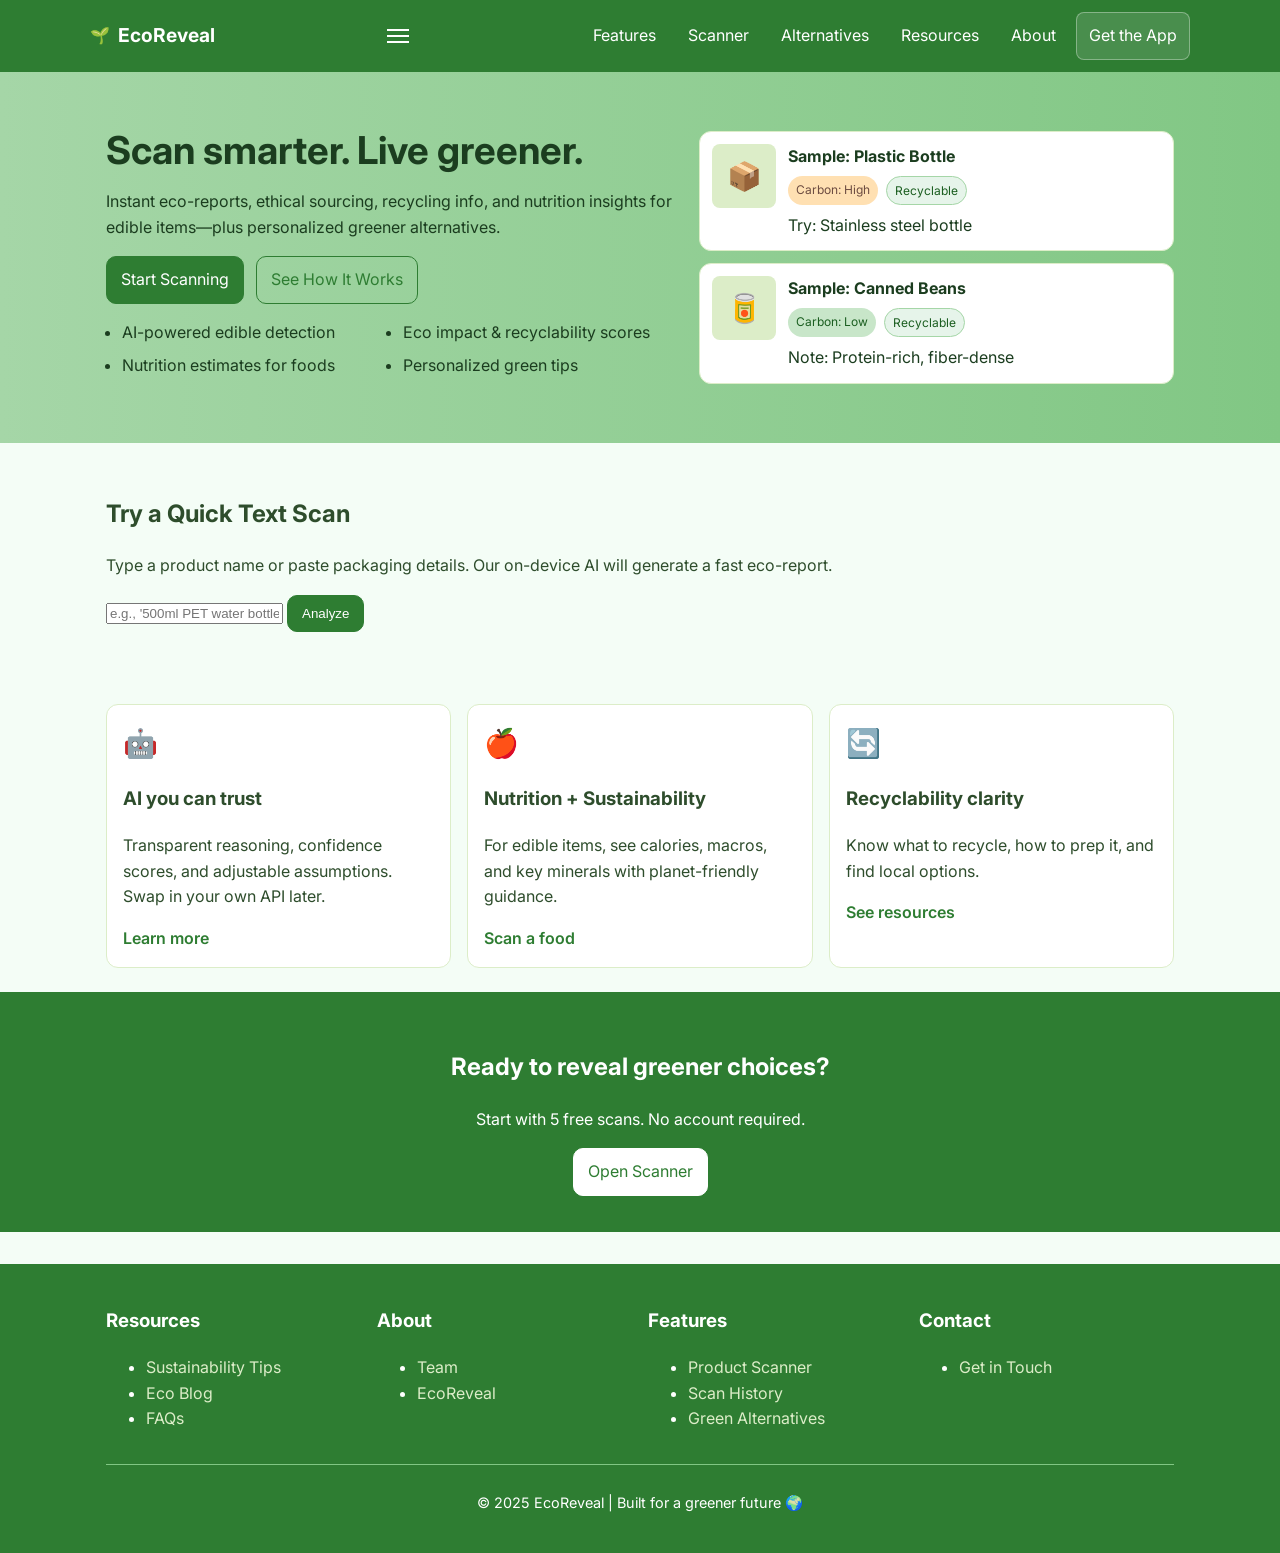
<file: index.html>
<!DOCTYPE html>
<html lang="en">
<head>
  <meta charset="UTF-8" />
  <meta name="viewport" content="width=device-width, initial-scale=1.0"/>
  <title>EcoReveal - Your Pocket Sustainability Advisor</title>
  <link rel="preconnect" href="https://fonts.googleapis.com">
  <link rel="preconnect" href="https://fonts.gstatic.com" crossorigin>
  <link href="https://fonts.googleapis.com/css2?family=Inter:wght@400;600;700&display=swap" rel="stylesheet">
  <link rel="stylesheet" href="styles/main.css"/>
  <meta name="description" content="Scan any product to reveal environmental impact, nutrition details, and eco-friendly alternatives—all in one app."/>
</head>
<body>
  <a class="skip-link" href="#main">Skip to content</a>

  <header class="site-header">
    <div class="container header-inner">
      <div class="brand">
        <a class="brand-link" href="index.html" aria-label="EcoReveal Home">
          <span class="brand-logo" aria-hidden="true">🌱</span>
          <span class="brand-name">EcoReveal</span>
        </a>
      </div>
      <button class="nav-toggle" aria-label="Toggle navigation" aria-expanded="false">
        <span class="nav-toggle-bar"></span>
        <span class="nav-toggle-bar"></span>
        <span class="nav-toggle-bar"></span>
      </button>
      <nav class="site-nav" aria-label="Primary">
        <ul>
          <li><a href="features.html">Features</a></li>
          <li><a href="product-scanner.html">Scanner</a></li>
          <li><a href="green-alternatives.html">Alternatives</a></li>
          <li><a href="resources.html">Resources</a></li>
          <li><a href="about.html">About</a></li>
          <li class="cta"><a href="contact.html">Get the App</a></li>
        </ul>
      </nav>
    </div>
  </header>

  <main id="main">
    <section class="hero">
      <div class="container hero-inner">
        <div class="hero-copy">
          <h1>Scan smarter. Live greener.</h1>
          <p>Instant eco-reports, ethical sourcing, recycling info, and nutrition insights for edible items—plus personalized greener alternatives.</p>
          <div class="hero-actions">
            <a class="btn primary" href="product-scanner.html">Start Scanning</a>
            <a class="btn ghost" href="features.html">See How It Works</a>
          </div>
          <ul class="hero-highlights">
            <li>AI-powered edible detection</li>
            <li>Eco impact & recyclability scores</li>
            <li>Nutrition estimates for foods</li>
            <li>Personalized green tips</li>
          </ul>
        </div>
        <div class="hero-card" aria-hidden="true">
          <div class="scan-card">
            <div class="scan-thumb">
              <div class="scan-placeholder">📦</div>
            </div>
            <div class="scan-meta">
              <div class="scan-title">Sample: Plastic Bottle</div>
              <div class="scan-badges">
                <span class="badge warn">Carbon: High</span>
                <span class="badge ok">Recyclable</span>
              </div>
              <div class="scan-insight">Try: Stainless steel bottle</div>
            </div>
          </div>
          <div class="scan-card">
            <div class="scan-thumb">
              <div class="scan-placeholder">🥫</div>
            </div>
            <div class="scan-meta">
              <div class="scan-title">Sample: Canned Beans</div>
              <div class="scan-badges">
                <span class="badge good">Carbon: Low</span>
                <span class="badge ok">Recyclable</span>
              </div>
              <div class="scan-insight">Note: Protein-rich, fiber-dense</div>
            </div>
          </div>
        </div>
      </div>
    </section>

    <section class="quick-scan">
      <div class="container">
        <h2>Try a Quick Text Scan</h2>
        <p>Type a product name or paste packaging details. Our on-device AI will generate a fast eco-report.</p>
        <form class="quick-scan-form" id="quickScanForm" novalidate>
          <label for="quickInput" class="sr-only">Product name or description</label>
          <input id="quickInput" name="q" type="text" placeholder="e.g., '500ml PET water bottle' or 'oat milk carton'"/>
          <button type="submit" class="btn primary">Analyze</button>
        </form>

        <div id="quickScanResult" class="result-card" aria-live="polite"></div>
      </div>
    </section>

    <section class="features-preview">
      <div class="container grid-3">
        <div class="feature-tile">
          <div class="tile-icon">🤖</div>
          <h3>AI you can trust</h3>
          <p>Transparent reasoning, confidence scores, and adjustable assumptions. Swap in your own API later.</p>
          <a href="features.html" class="tile-link">Learn more</a>
        </div>
        <div class="feature-tile">
          <div class="tile-icon">🍎</div>
          <h3>Nutrition + Sustainability</h3>
          <p>For edible items, see calories, macros, and key minerals with planet-friendly guidance.</p>
          <a href="product-scanner.html" class="tile-link">Scan a food</a>
        </div>
        <div class="feature-tile">
          <div class="tile-icon">🔄</div>
          <h3>Recyclability clarity</h3>
          <p>Know what to recycle, how to prep it, and find local options.</p>
          <a href="resources.html" class="tile-link">See resources</a>
        </div>
      </div>
    </section>

    <section class="cta-band">
      <div class="container cta-inner">
        <h2>Ready to reveal greener choices?</h2>
        <p>Start with 5 free scans. No account required.</p>
        <a class="btn inverse" href="product-scanner.html">Open Scanner</a>
      </div>
    </section>
  </main>

  <footer class="site-footer">
    <div class="container footer-grid">
      <div>
        <h3>Resources</h3>
        <ul>
          <li><a href="sustainability-tips.html">Sustainability Tips</a></li>
          <li><a href="eco-blog.html">Eco Blog</a></li>
          <li><a href="faqs.html">FAQs</a></li>
        </ul>
      </div>
      <div>
        <h3>About</h3>
        <ul>
          <li><a href="team.html">Team</a></li>
          <li><a href="about.html">EcoReveal</a></li>
        </ul>
      </div>
      <div>
        <h3>Features</h3>
        <ul>
          <li><a href="product-scanner.html">Product Scanner</a></li>
          <li><a href="scan-history.html">Scan History</a></li>
          <li><a href="green-alternatives.html">Green Alternatives</a></li>
        </ul>
      </div>
      <div>
        <h3>Contact</h3>
        <ul>
          <li><a href="contact.html">Get in Touch</a></li>
        </ul>
      </div>
      <div class="footer-bottom">
        <p>&copy; 2025 EcoReveal | Built for a greener future 🌍</p>
      </div>
    </div>
  </footer>

  <script src="scripts/ai.js"></script>
  <script src="scripts/app.js"></script>
</body>
</html>
</file>
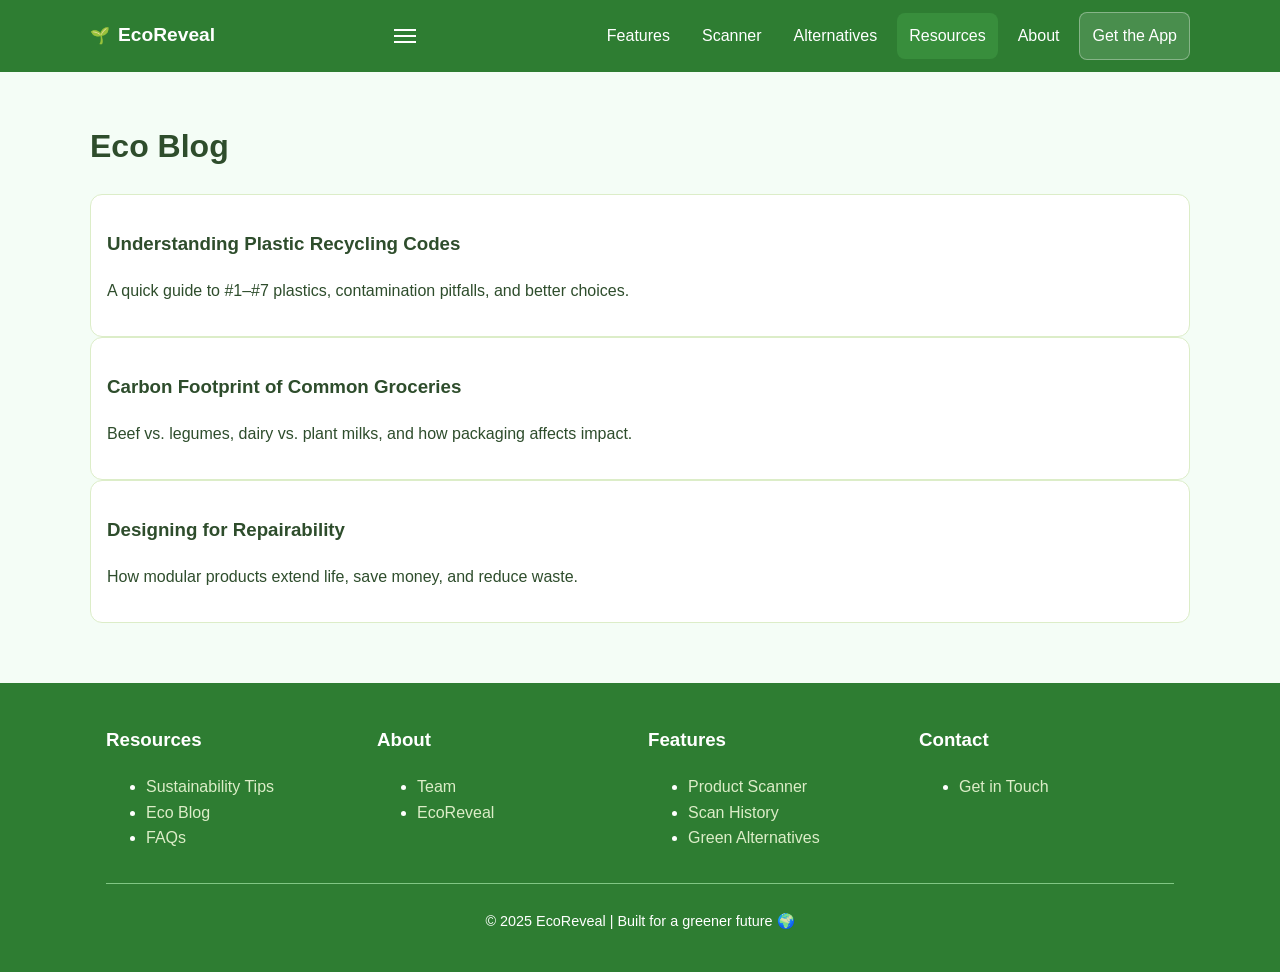
<file: eco-blog.html>
<!DOCTYPE html>
<html lang="en">
<head>
  <meta charset="UTF-8"/>
  <meta name="viewport" content="width=device-width, initial-scale=1.0"/>
  <title>Eco Blog - EcoReveal</title>
  <link rel="stylesheet" href="styles/main.css"/>
</head>
<body>
  <header class="site-header">
    <div class="container header-inner">
      <div class="brand">
        <a class="brand-link" href="index.html"><span class="brand-logo">🌱</span><span class="brand-name">EcoReveal</span></a>
      </div>
      <button class="nav-toggle" aria-label="Toggle navigation" aria-expanded="false">
        <span class="nav-toggle-bar"></span><span class="nav-toggle-bar"></span><span class="nav-toggle-bar"></span>
      </button>
      <nav class="site-nav" aria-label="Primary">
        <ul>
          <li><a href="features.html">Features</a></li>
          <li><a href="product-scanner.html">Scanner</a></li>
          <li><a href="green-alternatives.html">Alternatives</a></li>
          <li class="active"><a href="resources.html">Resources</a></li>
          <li><a href="about.html">About</a></li>
          <li class="cta"><a href="contact.html">Get the App</a></li>
        </ul>
      </nav>
    </div>
  </header>

  <main class="page container">
    <h1>Eco Blog</h1>
    <div class="blog-list">
      <article class="card">
        <h3>Understanding Plastic Recycling Codes</h3>
        <p>A quick guide to #1–#7 plastics, contamination pitfalls, and better choices.</p>
      </article>
      <article class="card">
        <h3>Carbon Footprint of Common Groceries</h3>
        <p>Beef vs. legumes, dairy vs. plant milks, and how packaging affects impact.</p>
      </article>
      <article class="card">
        <h3>Designing for Repairability</h3>
        <p>How modular products extend life, save money, and reduce waste.</p>
      </article>
    </div>
  </main>

  <footer class="site-footer">
    <div class="container footer-grid">
      <div>
        <h3>Resources</h3>
        <ul>
          <li><a href="sustainability-tips.html">Sustainability Tips</a></li>
          <li><a href="eco-blog.html">Eco Blog</a></li>
          <li><a href="faqs.html">FAQs</a></li>
        </ul>
      </div>
      <div>
        <h3>About</h3>
        <ul>
          <li><a href="team.html">Team</a></li>
          <li><a href="about.html">EcoReveal</a></li>
        </ul>
      </div>
      <div>
        <h3>Features</h3>
        <ul>
          <li><a href="product-scanner.html">Product Scanner</a></li>
          <li><a href="scan-history.html">Scan History</a></li>
          <li><a href="green-alternatives.html">Green Alternatives</a></li>
        </ul>
      </div>
      <div>
        <h3>Contact</h3>
        <ul>
          <li><a href="contact.html">Get in Touch</a></li>
        </ul>
      </div>
      <div class="footer-bottom">
        <p>&copy; 2025 EcoReveal | Built for a greener future 🌍</p>
      </div>
    </div>
  </footer>

  <script src="scripts/ai.js"></script>
  <script src="scripts/app.js"></script>
</body>
</html>
</file>
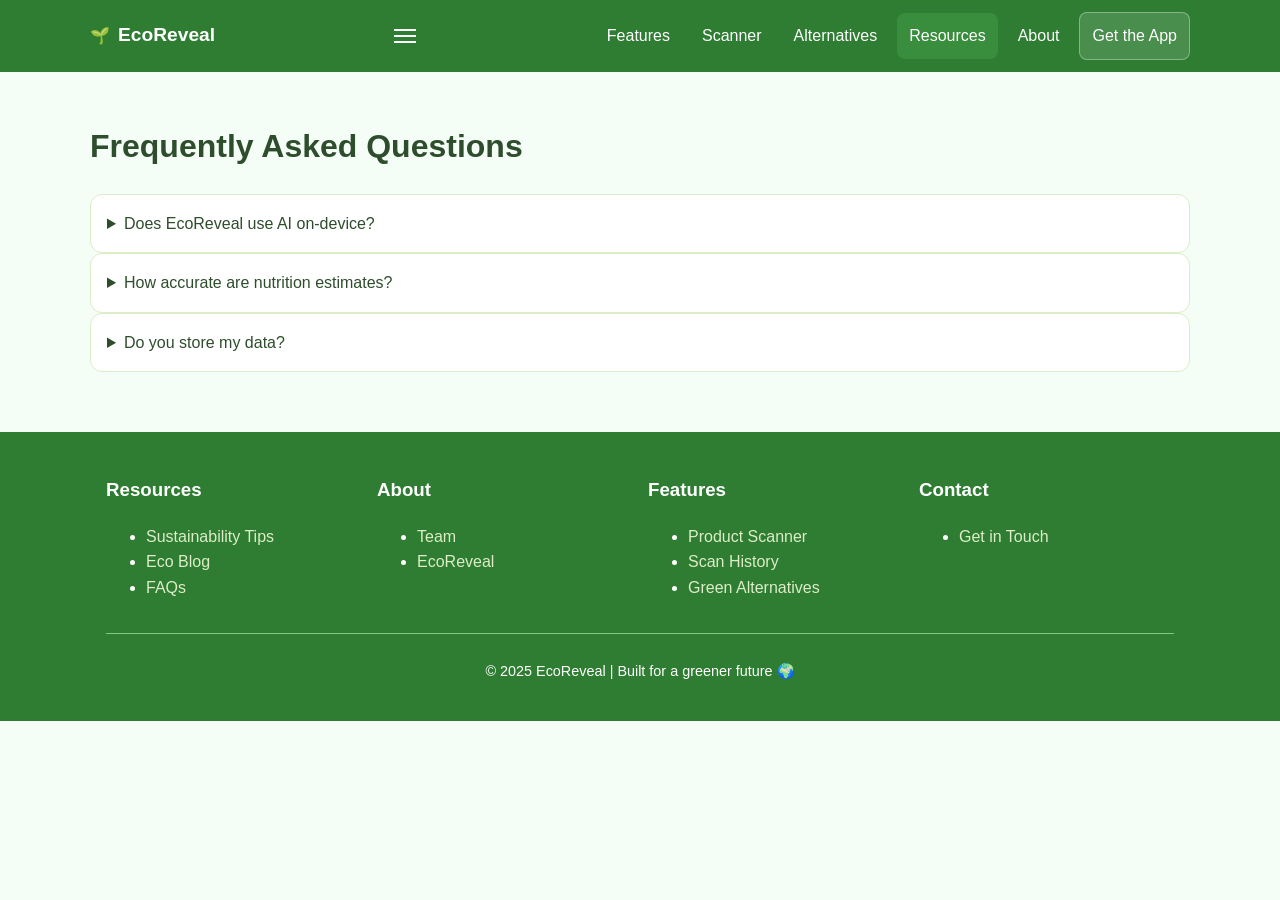
<file: faqs.html>
<!DOCTYPE html>
<html lang="en">
<head>
  <meta charset="UTF-8"/>
  <meta name="viewport" content="width=device-width, initial-scale=1.0"/>
  <title>FAQs - EcoReveal</title>
  <link rel="stylesheet" href="styles/main.css"/>
</head>
<body>
  <header class="site-header">
    <div class="container header-inner">
      <div class="brand">
        <a class="brand-link" href="index.html"><span class="brand-logo">🌱</span><span class="brand-name">EcoReveal</span></a>
      </div>
      <button class="nav-toggle" aria-label="Toggle navigation" aria-expanded="false">
        <span class="nav-toggle-bar"></span><span class="nav-toggle-bar"></span><span class="nav-toggle-bar"></span>
      </button>
      <nav class="site-nav" aria-label="Primary">
        <ul>
          <li><a href="features.html">Features</a></li>
          <li><a href="product-scanner.html">Scanner</a></li>
          <li><a href="green-alternatives.html">Alternatives</a></li>
          <li class="active"><a href="resources.html">Resources</a></li>
          <li><a href="about.html">About</a></li>
          <li class="cta"><a href="contact.html">Get the App</a></li>
        </ul>
      </nav>
    </div>
  </header>

  <main class="page container">
    <h1>Frequently Asked Questions</h1>
    <details class="card">
      <summary>Does EcoReveal use AI on-device?</summary>
      <p>Yes. This demo uses a client-side model simulation. You can plug in a cloud API later.</p>
    </details>
    <details class="card">
      <summary>How accurate are nutrition estimates?</summary>
      <p>They are heuristic approximations. Always verify labels for medical or dietary needs.</p>
    </details>
    <details class="card">
      <summary>Do you store my data?</summary>
      <p>Scans are saved locally to your browser. You can export or clear them anytime.</p>
    </details>
  </main>

  <footer class="site-footer">
    <div class="container footer-grid">
      <div>
        <h3>Resources</h3>
        <ul>
          <li><a href="sustainability-tips.html">Sustainability Tips</a></li>
          <li><a href="eco-blog.html">Eco Blog</a></li>
          <li><a href="faqs.html">FAQs</a></li>
        </ul>
      </div>
      <div>
        <h3>About</h3>
        <ul>
          <li><a href="team.html">Team</a></li>
          <li><a href="about.html">EcoReveal</a></li>
        </ul>
      </div>
      <div>
        <h3>Features</h3>
        <ul>
          <li><a href="product-scanner.html">Product Scanner</a></li>
          <li><a href="scan-history.html">Scan History</a></li>
          <li><a href="green-alternatives.html">Green Alternatives</a></li>
        </ul>
      </div>
      <div>
        <h3>Contact</h3>
        <ul>
          <li><a href="contact.html">Get in Touch</a></li>
        </ul>
      </div>
      <div class="footer-bottom">
        <p>&copy; 2025 EcoReveal | Built for a greener future 🌍</p>
      </div>
    </div>
  </footer>

  <script src="scripts/ai.js"></script>
  <script src="scripts/app.js"></script>
</body>
</html>
</file>
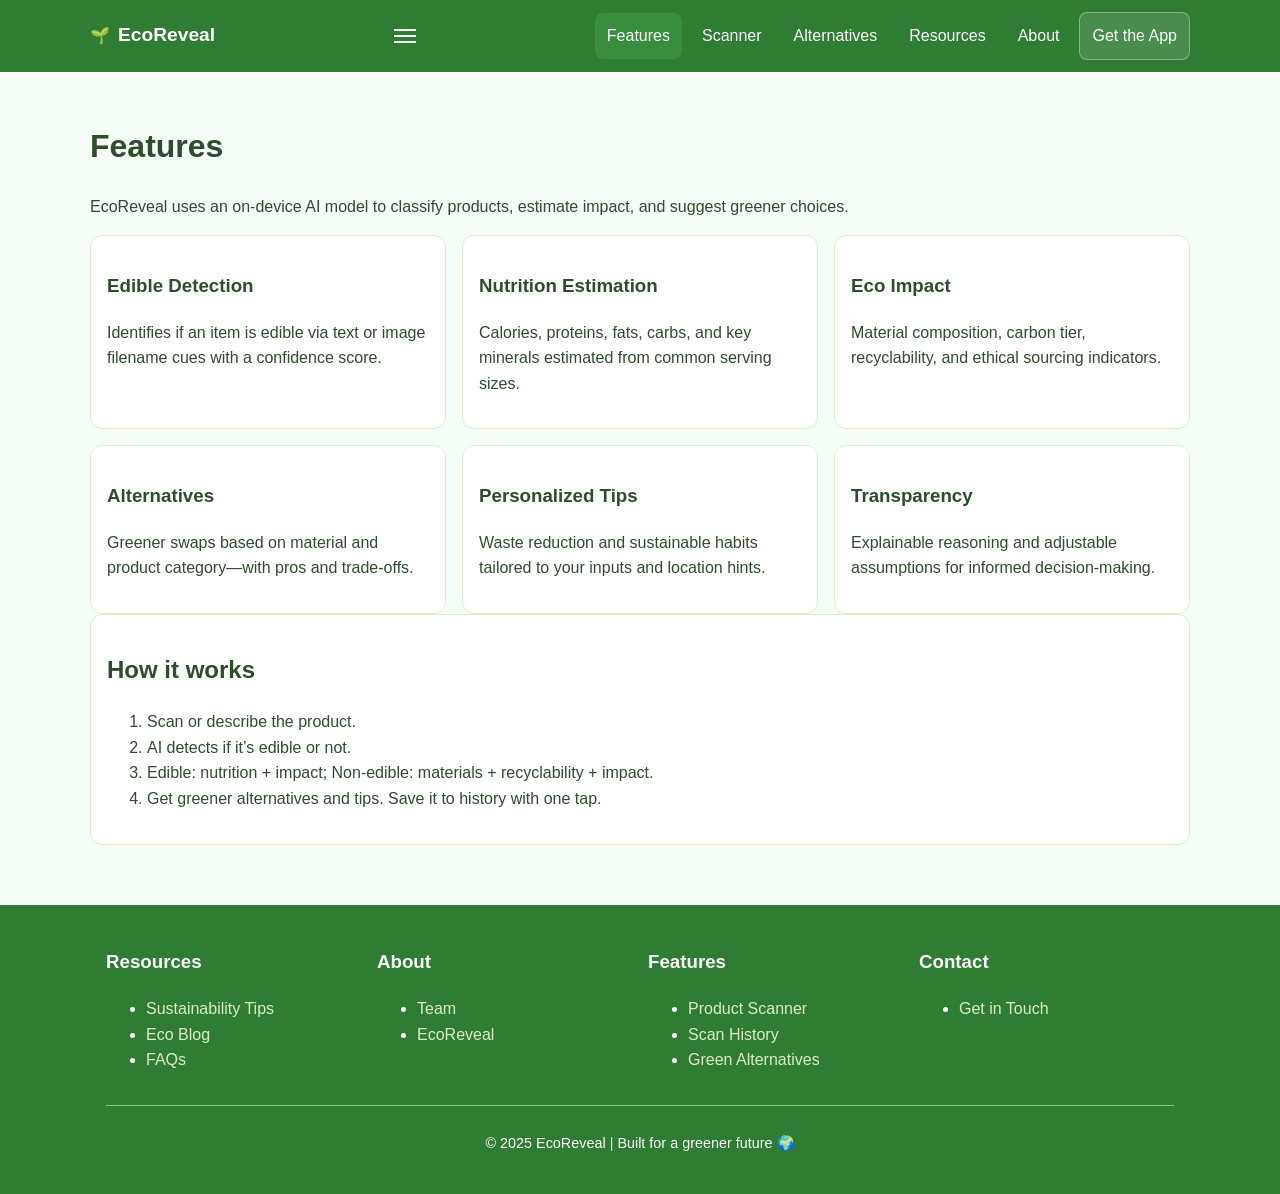
<file: features.html>
<!DOCTYPE html>
<html lang="en">
<head>
  <meta charset="UTF-8"/>
  <meta name="viewport" content="width=device-width, initial-scale=1.0"/>
  <title>Features - EcoReveal</title>
  <link rel="stylesheet" href="styles/main.css"/>
</head>
<body>
  <header class="site-header">
    <div class="container header-inner">
      <div class="brand">
        <a class="brand-link" href="index.html"><span class="brand-logo">🌱</span><span class="brand-name">EcoReveal</span></a>
      </div>
      <button class="nav-toggle" aria-label="Toggle navigation" aria-expanded="false">
        <span class="nav-toggle-bar"></span><span class="nav-toggle-bar"></span><span class="nav-toggle-bar"></span>
      </button>
      <nav class="site-nav" aria-label="Primary">
        <ul>
          <li class="active"><a href="features.html">Features</a></li>
          <li><a href="product-scanner.html">Scanner</a></li>
          <li><a href="green-alternatives.html">Alternatives</a></li>
          <li><a href="resources.html">Resources</a></li>
          <li><a href="about.html">About</a></li>
          <li class="cta"><a href="contact.html">Get the App</a></li>
        </ul>
      </nav>
    </div>
  </header>

  <main class="page container">
    <h1>Features</h1>
    <p>EcoReveal uses an on-device AI model to classify products, estimate impact, and suggest greener choices.</p>

    <div class="grid-3 feature-cards">
      <article class="card">
        <h3>Edible Detection</h3>
        <p>Identifies if an item is edible via text or image filename cues with a confidence score.</p>
      </article>
      <article class="card">
        <h3>Nutrition Estimation</h3>
        <p>Calories, proteins, fats, carbs, and key minerals estimated from common serving sizes.</p>
      </article>
      <article class="card">
        <h3>Eco Impact</h3>
        <p>Material composition, carbon tier, recyclability, and ethical sourcing indicators.</p>
      </article>
      <article class="card">
        <h3>Alternatives</h3>
        <p>Greener swaps based on material and product category—with pros and trade-offs.</p>
      </article>
      <article class="card">
        <h3>Personalized Tips</h3>
        <p>Waste reduction and sustainable habits tailored to your inputs and location hints.</p>
      </article>
      <article class="card">
        <h3>Transparency</h3>
        <p>Explainable reasoning and adjustable assumptions for informed decision-making.</p>
      </article>
    </div>

    <section class="card">
      <h2>How it works</h2>
      <ol>
        <li>Scan or describe the product.</li>
        <li>AI detects if it’s edible or not.</li>
        <li>Edible: nutrition + impact; Non-edible: materials + recyclability + impact.</li>
        <li>Get greener alternatives and tips. Save it to history with one tap.</li>
      </ol>
    </section>
  </main>

  <footer class="site-footer">
    <div class="container footer-grid">
      <div>
        <h3>Resources</h3>
        <ul>
          <li><a href="sustainability-tips.html">Sustainability Tips</a></li>
          <li><a href="eco-blog.html">Eco Blog</a></li>
          <li><a href="faqs.html">FAQs</a></li>
        </ul>
      </div>
      <div>
        <h3>About</h3>
        <ul>
          <li><a href="team.html">Team</a></li>
          <li><a href="about.html">EcoReveal</a></li>
        </ul>
      </div>
      <div>
        <h3>Features</h3>
        <ul>
          <li><a href="product-scanner.html">Product Scanner</a></li>
          <li><a href="scan-history.html">Scan History</a></li>
          <li><a href="green-alternatives.html">Green Alternatives</a></li>
        </ul>
      </div>
      <div>
        <h3>Contact</h3>
        <ul>
          <li><a href="contact.html">Get in Touch</a></li>
        </ul>
      </div>
      <div class="footer-bottom">
        <p>&copy; 2025 EcoReveal | Built for a greener future 🌍</p>
      </div>
    </div>
  </footer>

  <script src="scripts/ai.js"></script>
  <script src="scripts/app.js"></script>
</body>
</html>
</file>
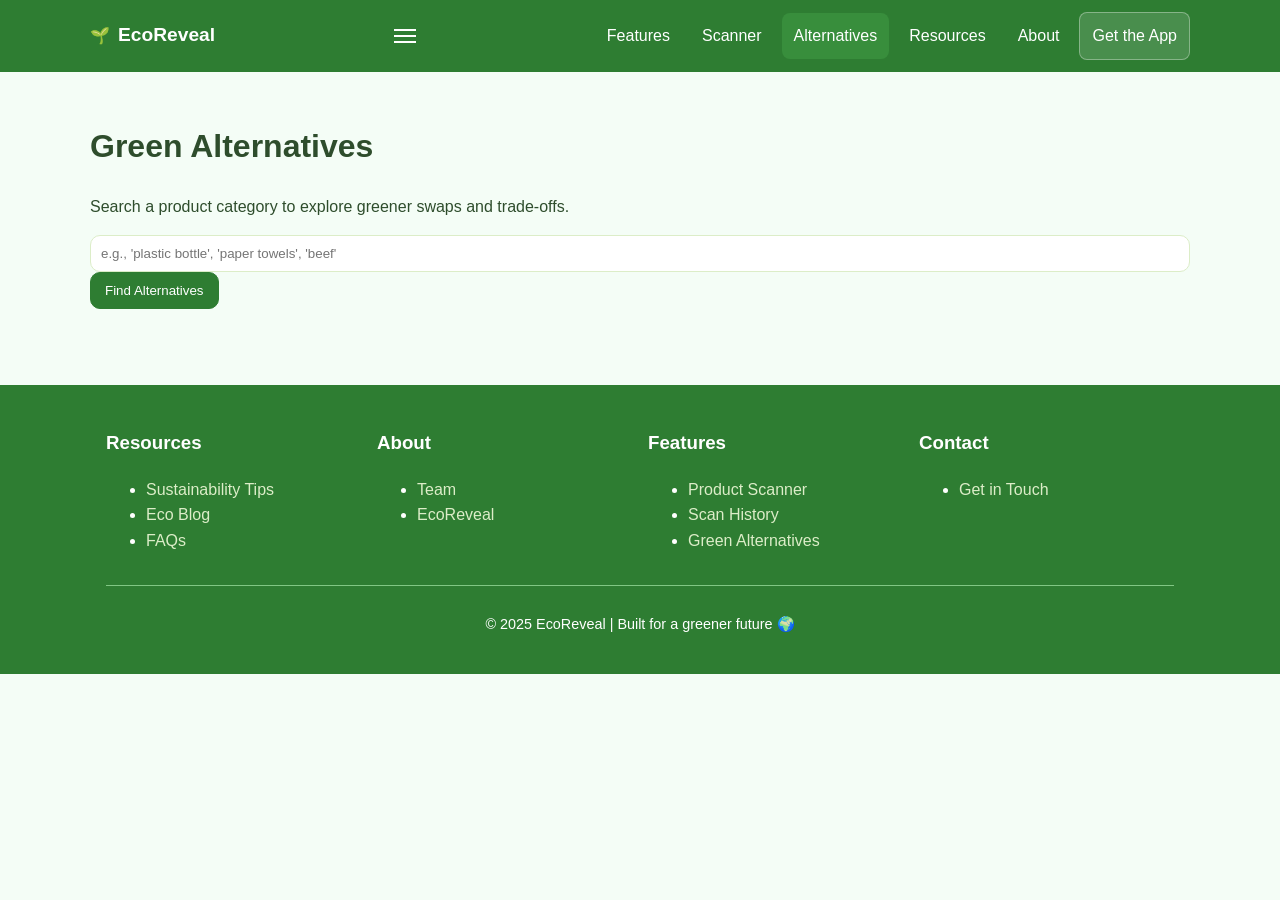
<file: green-alternatives.html>
<!DOCTYPE html>
<html lang="en">
<head>
  <meta charset="UTF-8"/>
  <meta name="viewport" content="width=device-width, initial-scale=1.0"/>
  <title>Green Alternatives - EcoReveal</title>
  <link rel="stylesheet" href="styles/main.css"/>
</head>
<body>
  <header class="site-header">
    <div class="container header-inner">
      <div class="brand">
        <a class="brand-link" href="index.html"><span class="brand-logo">🌱</span><span class="brand-name">EcoReveal</span></a>
      </div>
      <button class="nav-toggle" aria-label="Toggle navigation" aria-expanded="false">
        <span class="nav-toggle-bar"></span><span class="nav-toggle-bar"></span><span class="nav-toggle-bar"></span>
      </button>
      <nav class="site-nav" aria-label="Primary">
        <ul>
          <li><a href="features.html">Features</a></li>
          <li><a href="product-scanner.html">Scanner</a></li>
          <li class="active"><a href="green-alternatives.html">Alternatives</a></li>
          <li><a href="resources.html">Resources</a></li>
          <li><a href="about.html">About</a></li>
          <li class="cta"><a href="contact.html">Get the App</a></li>
        </ul>
      </nav>
    </div>
  </header>

  <main class="page container">
    <h1>Green Alternatives</h1>
    <p>Search a product category to explore greener swaps and trade-offs.</p>

    <form id="altForm" class="scan-form" novalidate>
      <input type="text" id="altInput" placeholder="e.g., 'plastic bottle', 'paper towels', 'beef'"/>
      <button type="submit" class="btn primary">Find Alternatives</button>
    </form>

    <div id="altOutput" class="result-card" aria-live="polite"></div>
  </main>

  <footer class="site-footer">
    <div class="container footer-grid">
      <div>
        <h3>Resources</h3>
        <ul>
          <li><a href="sustainability-tips.html">Sustainability Tips</a></li>
          <li><a href="eco-blog.html">Eco Blog</a></li>
          <li><a href="faqs.html">FAQs</a></li>
        </ul>
      </div>
      <div>
        <h3>About</h3>
        <ul>
          <li><a href="team.html">Team</a></li>
          <li><a href="about.html">EcoReveal</a></li>
        </ul>
      </div>
      <div>
        <h3>Features</h3>
        <ul>
          <li><a href="product-scanner.html">Product Scanner</a></li>
          <li><a href="scan-history.html">Scan History</a></li>
          <li><a href="green-alternatives.html">Green Alternatives</a></li>
        </ul>
      </div>
      <div>
        <h3>Contact</h3>
        <ul>
          <li><a href="contact.html">Get in Touch</a></li>
        </ul>
      </div>
      <div class="footer-bottom">
        <p>&copy; 2025 EcoReveal | Built for a greener future 🌍</p>
      </div>
    </div>
  </footer>

  <script src="scripts/ai.js"></script>
  <script src="scripts/app.js"></script>
</body>
</html>
</file>
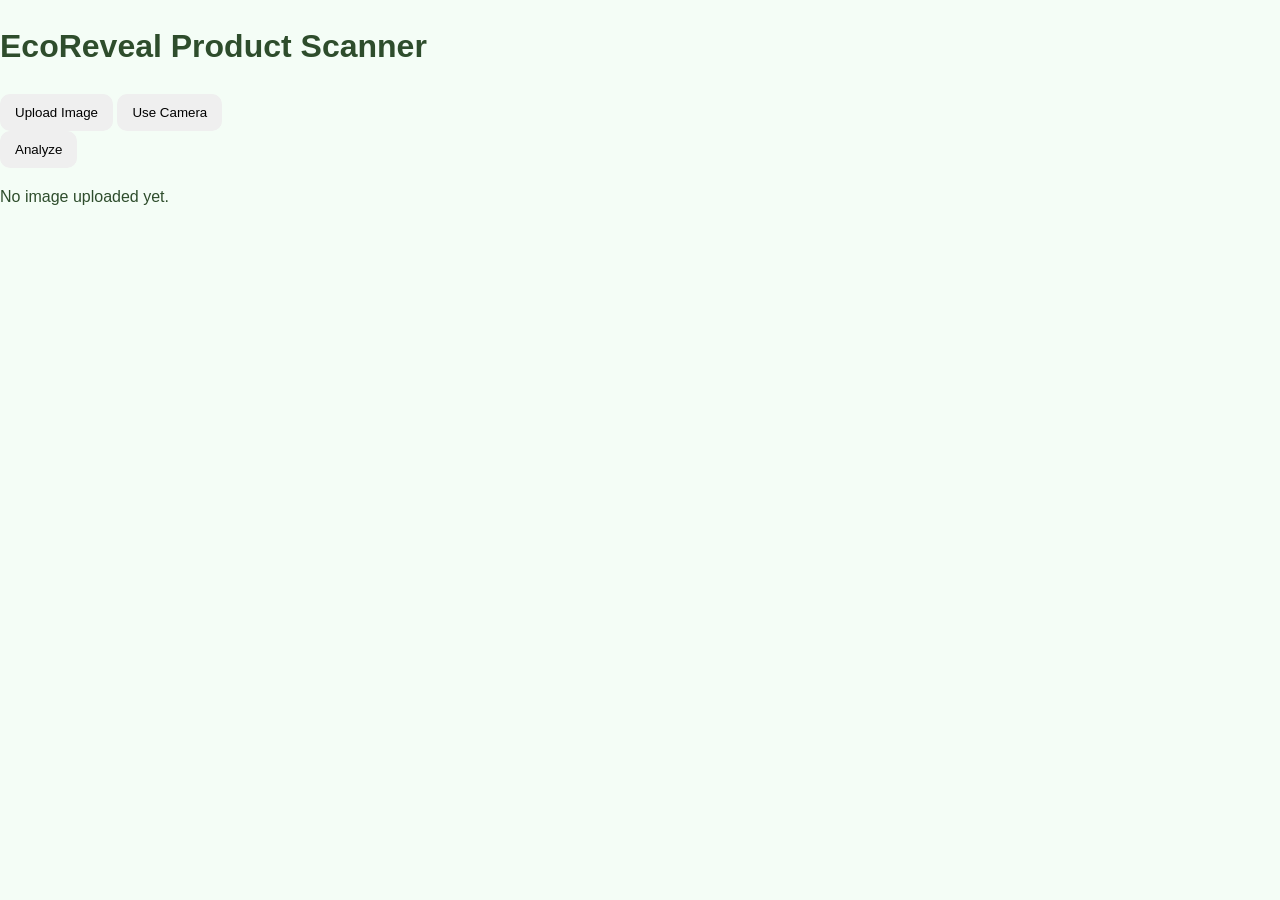
<file: product-scanner.html>
<!DOCTYPE html>
<html lang="en">
  <head>
    <meta charset="UTF-8"/>
    <meta name="viewport" content="width=device-width, initial-scale=1.0"/>
    <title>EcoReveal - Product Scanner</title>
    <link rel="stylesheet" href="styles/main.css"/>
  </head>
  
  <body>
    <h1>EcoReveal Product Scanner</h1>

    <div class="scanner-container">
      <input type="file" id="uploadInput" accept="image/*" style="display: none" />
      <button id="uploadBtn" class="btn">Upload Image</button>
      <button id="cameraBtn" class="btn">Use Camera</button>
      <video id="cameraStream" autoplay playsinline style="display: none"></video>
      <canvas id="cameraCanvas" style="display: none"></canvas>
    </div>

    <button id="analyzeImageBtn" class="btn">Analyze</button>
    <p id="scanResult">No image uploaded yet.</p>

    <script src="scripts/ai.js"></script>
    <script>
      const uploadBtn = document.getElementById("uploadBtn");
      const cameraBtn = document.getElementById("cameraBtn");
      const uploadInput = document.getElementById("uploadInput");
      const cameraStream = document.getElementById("cameraStream");
      const cameraCanvas = document.getElementById("cameraCanvas");
      const analyzeImageBtn = document.getElementById("analyzeImageBtn");
      const scanResult = document.getElementById("scanResult");

      let currentImage = null;

      // Upload flow
      uploadBtn.addEventListener("click", () => uploadInput.click());
      uploadInput.addEventListener("change", (e) => {
        const file = e.target.files[0];
        if (file) {
          const reader = new FileReader();
          reader.onload = () => {
            currentImage = reader.result;
            scanResult.textContent = "Image uploaded. Ready to analyze.";
          };
          reader.readAsDataURL(file);
        }
      });

      // Camera flow
      cameraBtn.addEventListener("click", async () => {
        if (navigator.mediaDevices && navigator.mediaDevices.getUserMedia) {
          const stream = await navigator.mediaDevices.getUserMedia({ video: true });
          cameraStream.srcObject = stream;
          cameraStream.style.display = "block";
        } else {
          alert("Camera not supported on this device.");
        }
      });

      analyzeImageBtn.addEventListener("click", async () => {
        if (cameraStream.style.display === "block") {
          // Capture from camera
          const ctx = cameraCanvas.getContext("2d");
          cameraCanvas.width = cameraStream.videoWidth;
          cameraCanvas.height = cameraStream.videoHeight;
          ctx.drawImage(cameraStream, 0, 0);
          currentImage = cameraCanvas.toDataURL("image/jpeg");
        }

        if (!currentImage) {
          scanResult.textContent = "Please upload or capture an image first.";
          return;
        }

        scanResult.textContent = "Analyzing...";
        const explanation = await EcoAI.explain(currentImage, "image");
        scanResult.textContent = explanation;
      });
    </script>
  </body>
</html>
</file>
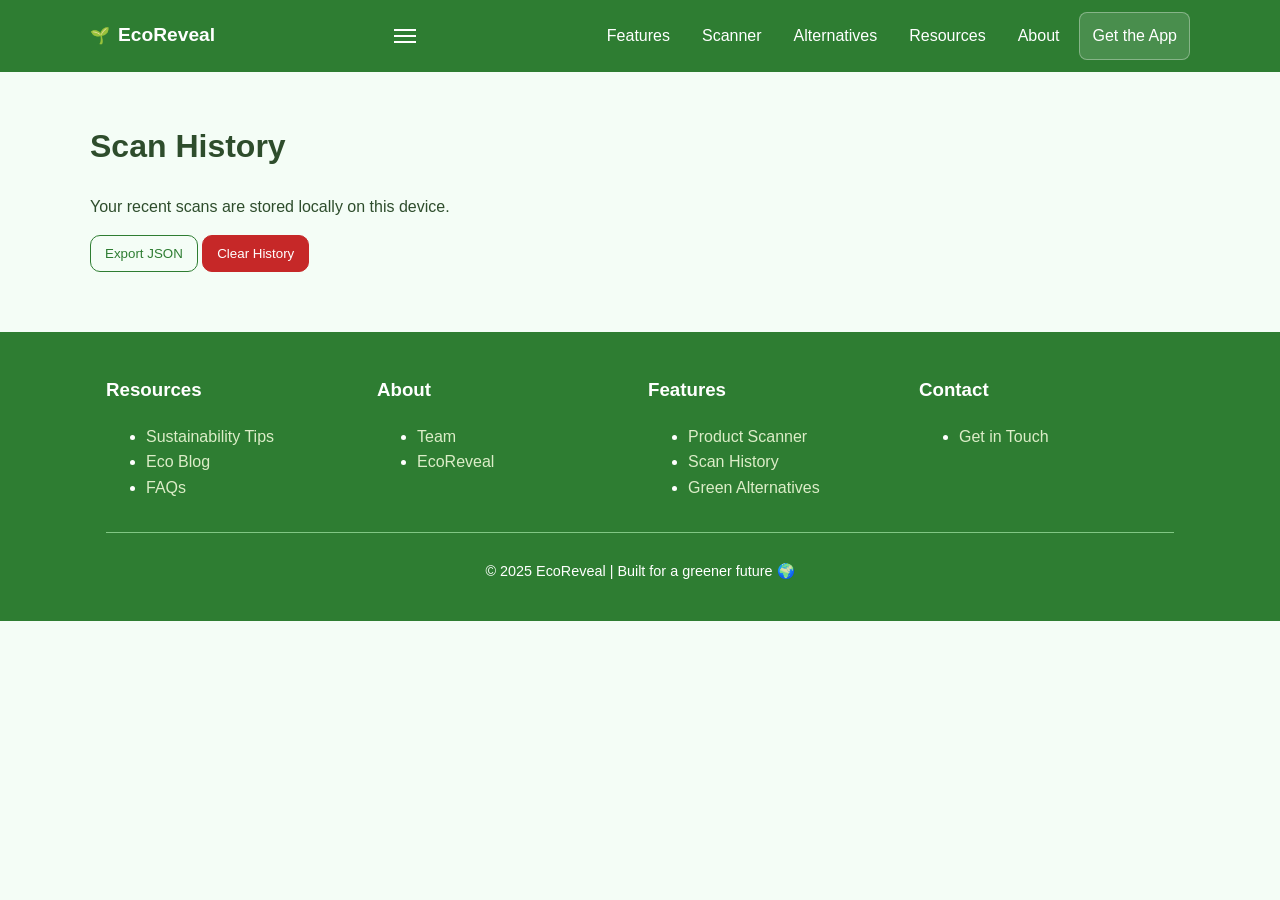
<file: scan-history.html>
<!DOCTYPE html>
<html lang="en">
<head>
  <meta charset="UTF-8"/>
  <meta name="viewport" content="width=device-width, initial-scale=1.0"/>
  <title>Scan History - EcoReveal</title>
  <link rel="stylesheet" href="styles/main.css"/>
</head>
<body>
  <header class="site-header">
    <div class="container header-inner">
      <div class="brand">
        <a class="brand-link" href="index.html"><span class="brand-logo">🌱</span><span class="brand-name">EcoReveal</span></a>
      </div>
      <button class="nav-toggle" aria-label="Toggle navigation" aria-expanded="false">
        <span class="nav-toggle-bar"></span><span class="nav-toggle-bar"></span><span class="nav-toggle-bar"></span>
      </button>
      <nav class="site-nav" aria-label="Primary">
        <ul>
          <li><a href="features.html">Features</a></li>
          <li><a href="product-scanner.html">Scanner</a></li>
          <li><a href="green-alternatives.html">Alternatives</a></li>
          <li><a href="resources.html">Resources</a></li>
          <li><a href="about.html">About</a></li>
          <li class="cta"><a href="contact.html">Get the App</a></li>
        </ul>
      </nav>
    </div>
  </header>

  <main class="page container">
    <h1>Scan History</h1>
    <p>Your recent scans are stored locally on this device.</p>

    <div id="historyList" class="history-list"></div>

    <div class="actions-row">
      <button id="exportHistoryBtn" class="btn ghost">Export JSON</button>
      <button id="clearHistoryBtn" class="btn warn">Clear History</button>
    </div>
  </main>

  <footer class="site-footer">
    <div class="container footer-grid">
      <div>
        <h3>Resources</h3>
        <ul>
          <li><a href="sustainability-tips.html">Sustainability Tips</a></li>
          <li><a href="eco-blog.html">Eco Blog</a></li>
          <li><a href="faqs.html">FAQs</a></li>
        </ul>
      </div>
      <div>
        <h3>About</h3>
        <ul>
          <li><a href="team.html">Team</a></li>
          <li><a href="about.html">EcoReveal</a></li>
        </ul>
      </div>
      <div>
        <h3>Features</h3>
        <ul>
          <li><a href="product-scanner.html">Product Scanner</a></li>
          <li><a href="scan-history.html">Scan History</a></li>
          <li><a href="green-alternatives.html">Green Alternatives</a></li>
        </ul>
      </div>
      <div>
        <h3>Contact</h3>
        <ul>
          <li><a href="contact.html">Get in Touch</a></li>
        </ul>
      </div>
      <div class="footer-bottom">
        <p>&copy; 2025 EcoReveal | Built for a greener future 🌍</p>
      </div>
    </div>
  </footer>

  <script src="scripts/ai.js"></script>
  <script src="scripts/app.js"></script>
</body>
</html>
</file>
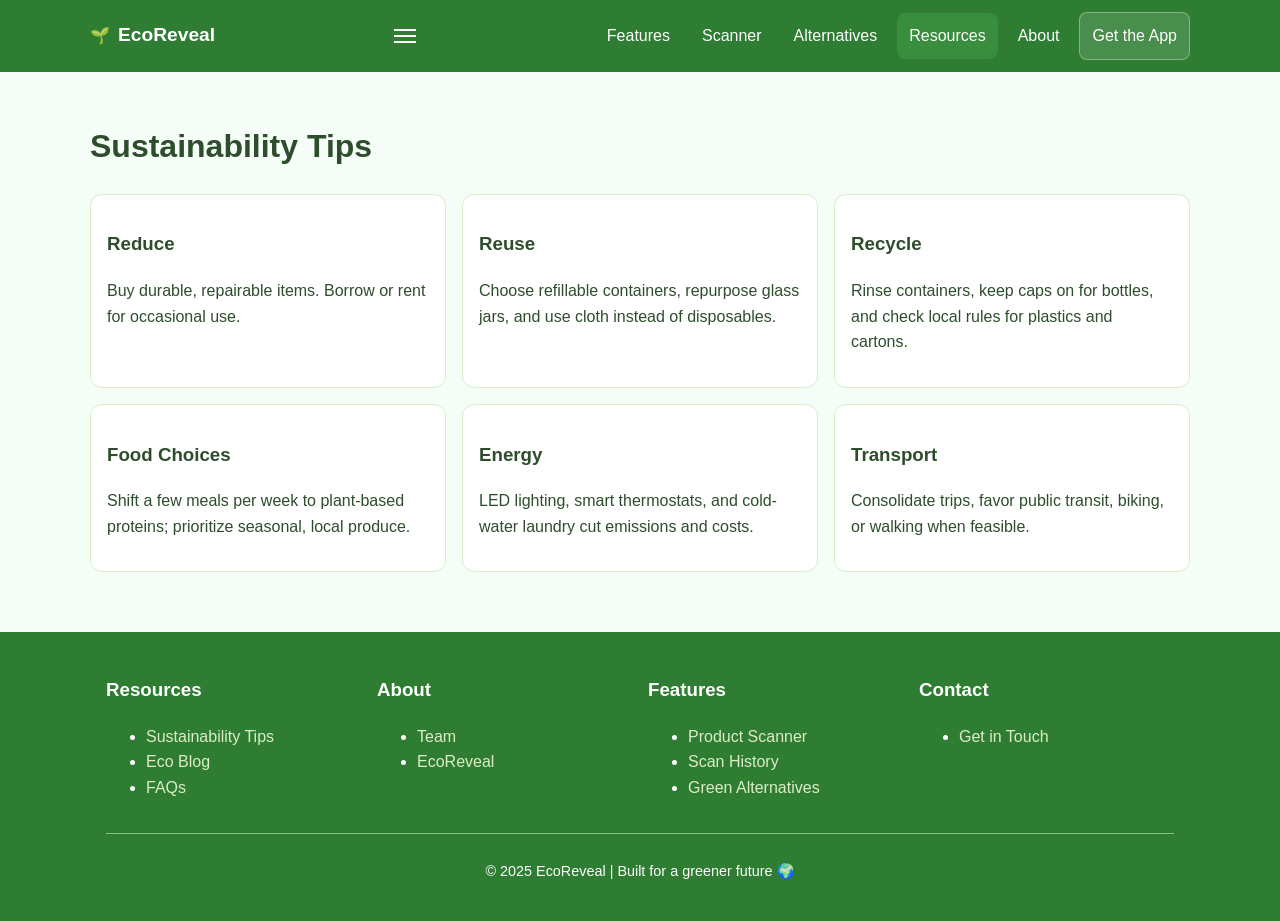
<file: sustainability-tips.html>
<!DOCTYPE html>
<html lang="en">
<head>
  <meta charset="UTF-8"/>
  <meta name="viewport" content="width=device-width, initial-scale=1.0"/>
  <title>Sustainability Tips - EcoReveal</title>
  <link rel="stylesheet" href="styles/main.css"/>
</head>
<body>
  <header class="site-header">
    <div class="container header-inner">
      <div class="brand">
        <a class="brand-link" href="index.html"><span class="brand-logo">🌱</span><span class="brand-name">EcoReveal</span></a>
      </div>
      <button class="nav-toggle" aria-label="Toggle navigation" aria-expanded="false">
        <span class="nav-toggle-bar"></span><span class="nav-toggle-bar"></span><span class="nav-toggle-bar"></span>
      </button>
      <nav class="site-nav" aria-label="Primary">
        <ul>
          <li><a href="features.html">Features</a></li>
          <li><a href="product-scanner.html">Scanner</a></li>
          <li><a href="green-alternatives.html">Alternatives</a></li>
          <li class="active"><a href="resources.html">Resources</a></li>
          <li><a href="about.html">About</a></li>
          <li class="cta"><a href="contact.html">Get the App</a></li>
        </ul>
      </nav>
    </div>
  </header>

  <main class="page container">
    <h1>Sustainability Tips</h1>
    <div class="grid-3">
      <article class="card">
        <h3>Reduce</h3>
        <p>Buy durable, repairable items. Borrow or rent for occasional use.</p>
      </article>
      <article class="card">
        <h3>Reuse</h3>
        <p>Choose refillable containers, repurpose glass jars, and use cloth instead of disposables.</p>
      </article>
      <article class="card">
        <h3>Recycle</h3>
        <p>Rinse containers, keep caps on for bottles, and check local rules for plastics and cartons.</p>
      </article>
      <article class="card">
        <h3>Food Choices</h3>
        <p>Shift a few meals per week to plant-based proteins; prioritize seasonal, local produce.</p>
      </article>
      <article class="card">
        <h3>Energy</h3>
        <p>LED lighting, smart thermostats, and cold-water laundry cut emissions and costs.</p>
      </article>
      <article class="card">
        <h3>Transport</h3>
        <p>Consolidate trips, favor public transit, biking, or walking when feasible.</p>
      </article>
    </div>
  </main>

  <footer class="site-footer">
    <div class="container footer-grid">
      <div>
        <h3>Resources</h3>
        <ul>
          <li><a href="sustainability-tips.html">Sustainability Tips</a></li>
          <li><a href="eco-blog.html">Eco Blog</a></li>
          <li><a href="faqs.html">FAQs</a></li>
        </ul>
      </div>
      <div>
        <h3>About</h3>
        <ul>
          <li><a href="team.html">Team</a></li>
          <li><a href="about.html">EcoReveal</a></li>
        </ul>
      </div>
      <div>
        <h3>Features</h3>
        <ul>
          <li><a href="product-scanner.html">Product Scanner</a></li>
          <li><a href="scan-history.html">Scan History</a></li>
          <li><a href="green-alternatives.html">Green Alternatives</a></li>
        </ul>
      </div>
      <div>
        <h3>Contact</h3>
        <ul>
          <li><a href="contact.html">Get in Touch</a></li>
        </ul>
      </div>
      <div class="footer-bottom">
        <p>&copy; 2025 EcoReveal | Built for a greener future 🌍</p>
      </div>
    </div>
  </footer>

  <script src="scripts/ai.js"></script>
  <script src="scripts/app.js"></script>
</body>
</html>
</file>
<file: styles/main.css>
:root{
  --bg: #f4fdf6;
  --text: #2e4d2c;
  --brand-700:#2e7d32;
  --brand-600:#388e3c;
  --brand-300:#81c784;
  --brand-200:#a5d6a7;
  --brand-100:#dcedc8;
  --good:#2e7d32;
  --ok:#66bb6a;
  --warn:#ef6c00;
  --bad:#c62828;
  --white:#ffffff;
}

*{box-sizing:border-box}
html,body{margin:0;padding:0}
body{
  font-family: 'Inter', Arial, sans-serif;
  background:var(--bg);
  color:var(--text);
  line-height:1.6;
}

.container{max-width:1100px;margin:0 auto;padding:0 16px}

/* Accessibility */
.skip-link{
  position:absolute;left:-9999px;top:auto;width:1px;height:1px;overflow:hidden;
}
.skip-link:focus{position:static;width:auto;height:auto;padding:8px;background:var(--brand-200)}

/* Header */
.site-header{background:var(--brand-700);color:#fff;position:sticky;top:0;z-index:50}
.header-inner{display:flex;align-items:center;justify-content:space-between;padding:12px 0}
.brand-link{display:flex;align-items:center;color:#fff;text-decoration:none;font-weight:700}
.brand-logo{margin-right:8px}
.brand-name{font-size:1.2rem}

.nav-toggle{
  display:inline-flex;flex-direction:column;gap:4px;background:transparent;border:0;color:#fff;cursor:pointer
}
.nav-toggle-bar{display:block;width:22px;height:2px;background:#fff}

.site-nav ul{list-style:none;margin:0;padding:0;display:flex;gap:8px;align-items:center}
.site-nav a{display:inline-block;color:#fff;text-decoration:none;padding:10px 12px;border-radius:8px}
.site-nav a:hover{background:var(--brand-600)}
.site-nav .active a{background:var(--brand-600)}
.site-nav .cta a{background:#ffffff22;border:1px solid #ffffff55}
.site-nav .cta a:hover{background:#ffffff33}

/* Mobile nav */
@media (max-width: 800px){
  .site-nav{display:none;position:absolute;left:0;right:0;top:56px;background:var(--brand-600);padding:8px 0}
  .site-nav.open{display:block}
  .site-nav ul{flex-direction:column;align-items:stretch}
}

/* Hero */
.hero{
  background: linear-gradient(to right, var(--brand-200), var(--brand-300));
  color:#1b3d1f;
  padding:48px 0;
}
.hero-inner{display:grid;grid-template-columns:1.2fr 1fr;gap:24px;align-items:center}
.hero h1{font-size:2.4rem;margin:0 0 8px}
.hero p{margin:0 0 16px}
.hero-actions{display:flex;gap:12px;margin:16px 0}
.hero-highlights{display:grid;grid-template-columns:repeat(2, minmax(0,1fr));gap:8px;padding-left:16px;margin-top:8px}
.hero-card{display:grid;gap:12px}
.scan-card{display:flex;gap:12px;background:#fff;border-radius:12px;padding:12px;border:1px solid var(--brand-100)}
.scan-thumb{width:64px;height:64px;border-radius:8px;background:var(--brand-100);display:flex;align-items:center;justify-content:center}
.scan-placeholder{font-size:28px}
.scan-meta{flex:1}
.scan-title{font-weight:700}
.scan-badges{display:flex;gap:8px;margin:6px 0 8px}
.badge{font-size:12px;padding:4px 8px;border-radius:999px;background:var(--brand-100)}
.badge.good{background:#c8e6c9;color:#1b5e20}
.badge.ok{background:#e6f4ea;color:#1b5e20;border:1px solid #a5d6a7}
.badge.warn{background:#ffe0b2;color:#6d4c41}
@media (max-width: 900px){.hero-inner{grid-template-columns:1fr}}
@media (max-width: 520px){.hero h1{font-size:1.9rem}}

/* Buttons */
.btn{display:inline-block;padding:10px 14px;border-radius:10px;border:1px solid transparent;text-decoration:none;cursor:pointer;transition:.2s background}
.btn.primary{background:var(--brand-700);color:#fff;border-color:var(--brand-700)}
.btn.primary:hover{background:var(--brand-600)}
.btn.ghost{background:transparent;color:var(--brand-700);border-color:var(--brand-700)}
.btn.inverse{background:#fff;color:var(--brand-700);border-color:#fff}
.btn.warn{background:var(--bad);color:#fff;border-color:var(--bad)}

/* Sections */
.quick-scan{padding:32px 0}
.features-preview{padding:24px 0}
.cta-band{background:var(--brand-700);color:#fff;padding:36px 0;text-align:center}

/* Layout helpers */
.grid-3{display:grid;grid-template-columns:repeat(3, minmax(0,1fr));gap:16px}
.grid-2{display:grid;grid-template-columns:repeat(2, minmax(0,1fr));gap:16px}
@media (max-width: 900px){.grid-3{grid-template-columns:1fr}.grid-2{grid-template-columns:1fr}}

/* Cards, tiles */
.card{background:#fff;border:1px solid var(--brand-100);border-radius:12px;padding:16px}
.feature-tile{background:#fff;border:1px solid var(--brand-100);border-radius:12px;padding:16px}
.tile-icon{font-size:28px;margin-bottom:8px}
.tile-link{color:var(--brand-700);text-decoration:none;font-weight:600}

/* Pages */
.page{padding:28px 0}
.scanner .scan-form .input-row{display:flex;gap:12px;align-items:center;margin-bottom:12px;flex-wrap:wrap}
.file-input{position:relative;display:inline-block}
.file-input input[type=file]{position:absolute;inset:0;opacity:0;cursor:pointer}
.file-input span{display:inline-block;padding:10px 14px;border-radius:10px;border:1px dashed var(--brand-700);color:var(--brand-700);background:#fff}

/* Result */
.result-card{margin-top:16px}
.result-card .section{border-top:1px dashed var(--brand-100);padding-top:12px;margin-top:12px}
.meta-row{display:flex;flex-wrap:wrap;gap:8px}
.kv{background:#fff;border:1px solid var(--brand-100);border-radius:8px;padding:6px 8px;font-size:0.95rem}

/* Forms */
.form .form-row{display:flex;flex-direction:column;margin-bottom:12px}
.form input,.form textarea,.scan-form input{
  border:1px solid var(--brand-100);border-radius:10px;padding:10px;background:#fff;color:var(--text);width:100%
}
.status{margin-top:8px}

/* History */
.history-list{display:grid;gap:12px}
.history-item{display:flex;flex-direction:column;gap:6px;background:#fff;border:1px solid var(--brand-100);border-radius:12px;padding:12px}

/* Footer */
.site-footer{background:var(--brand-700);color:#fff;margin-top:32px;padding:24px 0}
.footer-grid{display:grid;grid-template-columns:repeat(4, minmax(0,1fr));gap:16px}
.site-footer a{color:#dcedc8;text-decoration:none}
.site-footer a:hover{color:#fff}
.footer-bottom{grid-column:1/-1;text-align:center;border-top:1px solid var(--brand-300);padding-top:12px;font-size:0.9rem}

/* Screen readers */
.sr-only{position:absolute;width:1px;height:1px;padding:0;margin:-1px;overflow:hidden;clip:rect(0,0,0,0);white-space:nowrap;border:0}

/* Utility */
.or{opacity:0.7}
.avatar{font-size:40px}
.team-card{text-align:center}
</file>
